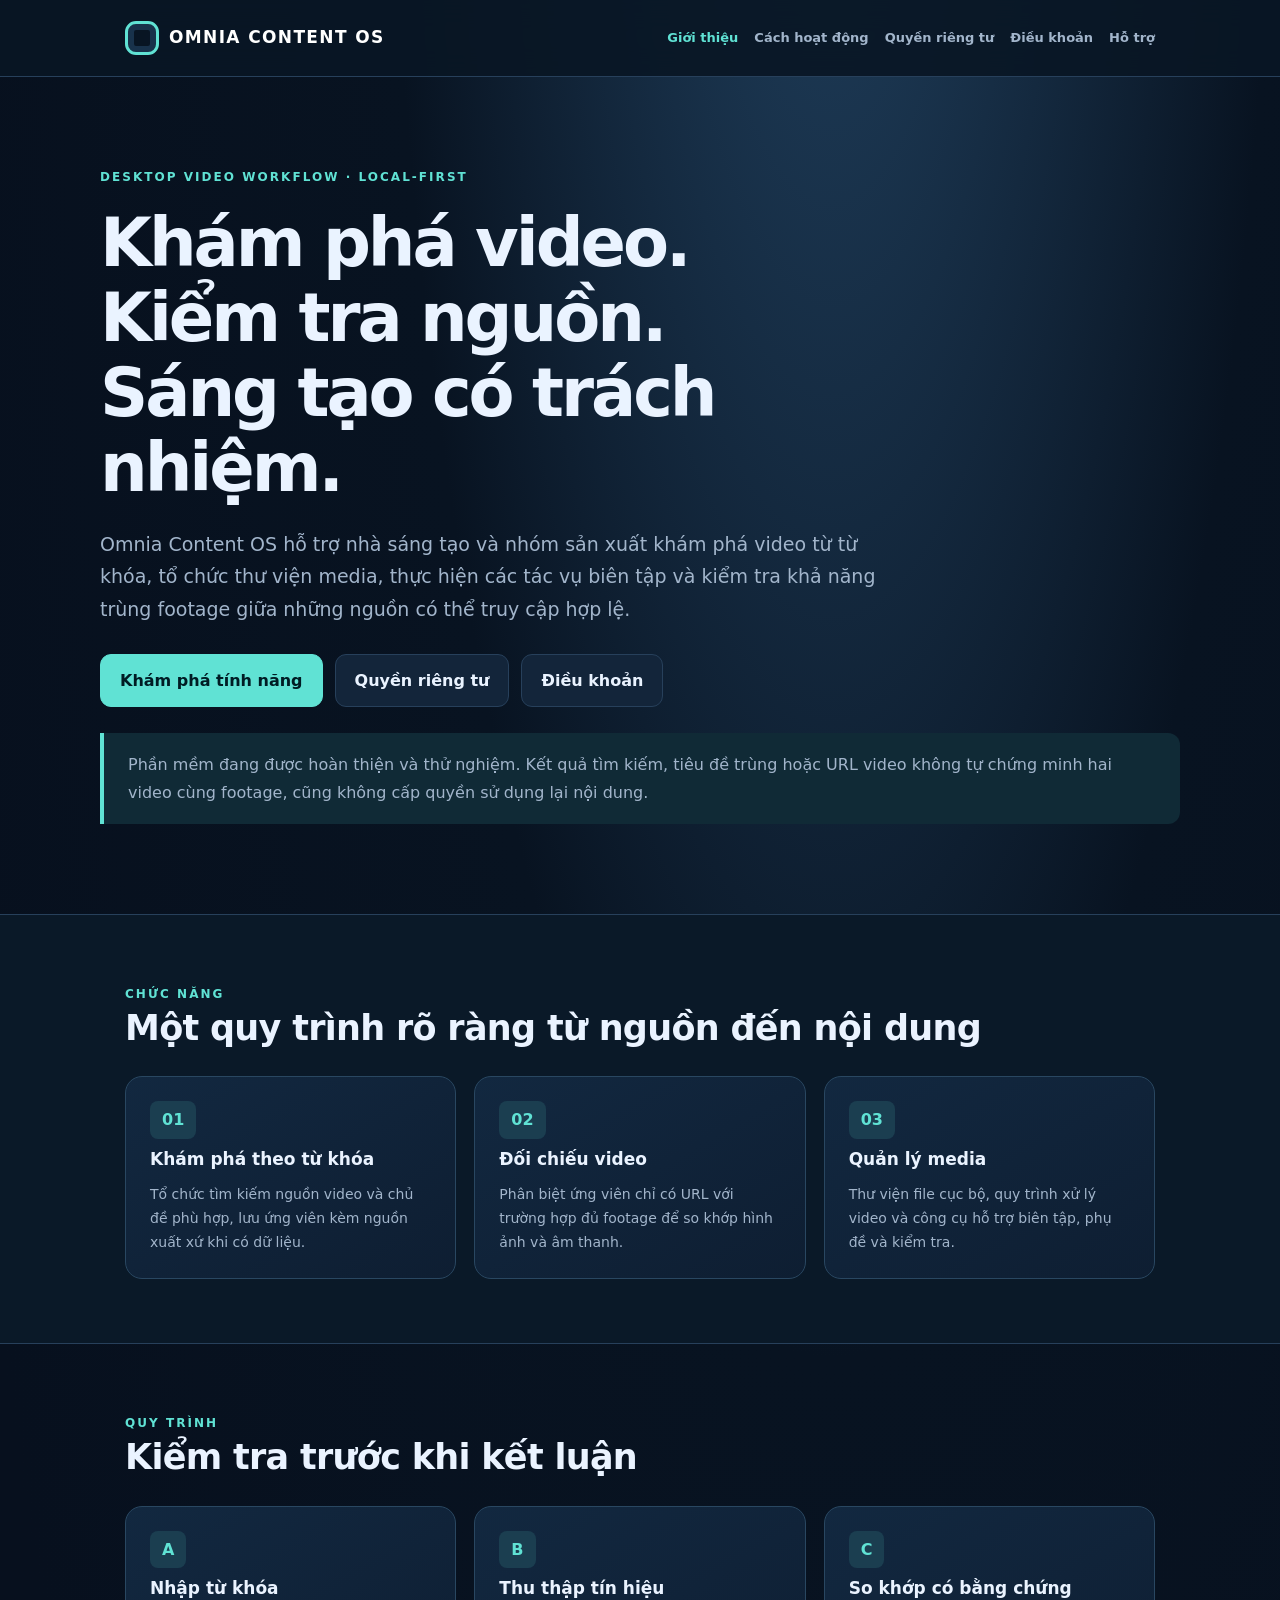
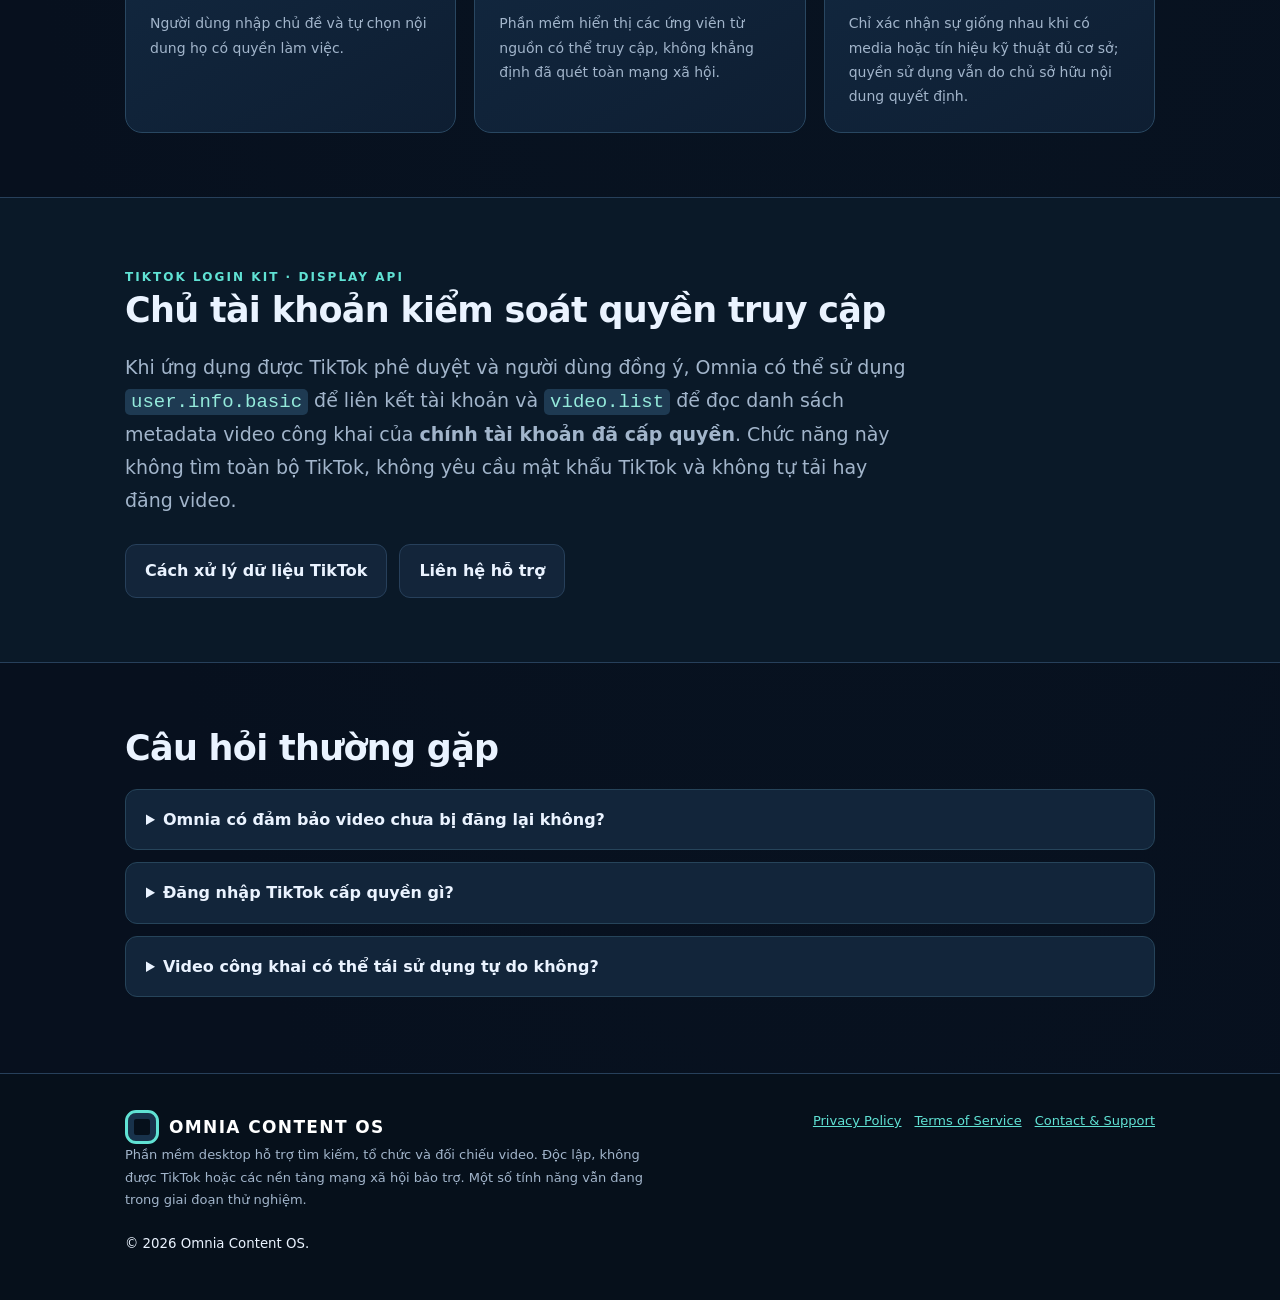
<file: index.html>
<!DOCTYPE html><html lang="vi"><head><meta charset="utf-8"><meta name="viewport" content="width=device-width,initial-scale=1"><meta name="description" content="Website giới thiệu chính thức Omnia Content OS — ứng dụng desktop khám phá video theo từ khóa, tổ chức media và đối chiếu footage có kiểm chứng."><meta name="theme-color" content="#07101e"><link rel="icon" type="image/svg+xml" href="favicon.svg"><link rel="stylesheet" href="styles.css"><title>Khám phá và đối chiếu video | Omnia Content OS</title></head><body><header class="nav"><div class="wrap nav-inner"><a class="brand" href="index.html"><span class="logo" aria-hidden="true"></span>OMNIA CONTENT OS</a><nav class="links" aria-label="Điều hướng"><a href="index.html" aria-current=page>Giới thiệu</a><a href="index.html#how">Cách hoạt động</a><a href="privacy.html" >Quyền riêng tư</a><a href="terms.html" >Điều khoản</a><a href="support.html" >Hỗ trợ</a></nav></div></header><main><div class="wrap hero"><span class="eyebrow">Desktop video workflow · Local-first</span><h1>Khám phá video.<br>Kiểm tra nguồn.<br>Sáng tạo có trách nhiệm.</h1><p class="lead">Omnia Content OS hỗ trợ nhà sáng tạo và nhóm sản xuất khám phá video từ từ khóa, tổ chức thư viện media, thực hiện các tác vụ biên tập và kiểm tra khả năng trùng footage giữa những nguồn có thể truy cập hợp lệ.</p><div class="btns"><a class="btn primary" href="#features">Khám phá tính năng</a><a class="btn" href="privacy.html">Quyền riêng tư</a><a class="btn" href="terms.html">Điều khoản</a></div><div class="notice"><p>Phần mềm đang được hoàn thiện và thử nghiệm. Kết quả tìm kiếm, tiêu đề trùng hoặc URL video không tự chứng minh hai video cùng footage, cũng không cấp quyền sử dụng lại nội dung.</p></div></div><section id="features" class="section alt"><div class="wrap"><span class="eyebrow">Chức năng</span><h2>Một quy trình rõ ràng từ nguồn đến nội dung</h2><div class="grid"><div class="tile"><span class="mark">01</span><strong>Khám phá theo từ khóa</strong><p>Tổ chức tìm kiếm nguồn video và chủ đề phù hợp, lưu ứng viên kèm nguồn xuất xứ khi có dữ liệu.</p></div><div class="tile"><span class="mark">02</span><strong>Đối chiếu video</strong><p>Phân biệt ứng viên chỉ có URL với trường hợp đủ footage để so khớp hình ảnh và âm thanh.</p></div><div class="tile"><span class="mark">03</span><strong>Quản lý media</strong><p>Thư viện file cục bộ, quy trình xử lý video và công cụ hỗ trợ biên tập, phụ đề và kiểm tra.</p></div></div></div></section><section id="how" class="section"><div class="wrap"><span class="eyebrow">Quy trình</span><h2>Kiểm tra trước khi kết luận</h2><div class="grid"><div class="tile"><span class="mark">A</span><strong>Nhập từ khóa</strong><p>Người dùng nhập chủ đề và tự chọn nội dung họ có quyền làm việc.</p></div><div class="tile"><span class="mark">B</span><strong>Thu thập tín hiệu</strong><p>Phần mềm hiển thị các ứng viên từ nguồn có thể truy cập, không khẳng định đã quét toàn mạng xã hội.</p></div><div class="tile"><span class="mark">C</span><strong>So khớp có bằng chứng</strong><p>Chỉ xác nhận sự giống nhau khi có media hoặc tín hiệu kỹ thuật đủ cơ sở; quyền sử dụng vẫn do chủ sở hữu nội dung quyết định.</p></div></div></div></section><section class="section alt" id="tiktok"><div class="wrap"><span class="eyebrow">TikTok Login Kit · Display API</span><h2>Chủ tài khoản kiểm soát quyền truy cập</h2><p class="lead">Khi ứng dụng được TikTok phê duyệt và người dùng đồng ý, Omnia có thể sử dụng <code>user.info.basic</code> để liên kết tài khoản và <code>video.list</code> để đọc danh sách metadata video công khai của <strong>chính tài khoản đã cấp quyền</strong>. Chức năng này không tìm toàn bộ TikTok, không yêu cầu mật khẩu TikTok và không tự tải hay đăng video.</p><div class="btns"><a class="btn" href="privacy.html#tiktok">Cách xử lý dữ liệu TikTok</a><a class="btn" href="support.html">Liên hệ hỗ trợ</a></div></div></section><section class="section"><div class="wrap"><h2>Câu hỏi thường gặp</h2><details><summary>Omnia có đảm bảo video chưa bị đăng lại không?</summary><p>Không. Khi dữ liệu nền tảng bị hạn chế hoặc không có footage đối chứng, trạng thái phải là chưa xác minh; Omnia không đảm bảo phát hiện mọi bản đăng lại.</p></details><details><summary>Đăng nhập TikTok cấp quyền gì?</summary><p>Quyền được nêu rõ tại màn hình TikTok; nhánh chỉ đọc dành cho xem metadata video công khai của tài khoản đồng ý, không cấp quyền phát hành video.</p></details><details><summary>Video công khai có thể tái sử dụng tự do không?</summary><p>Không. Người dùng phải tự xác minh quyền sở hữu, giấy phép và các quy định của nền tảng trước khi phân tích, chỉnh sửa hoặc xuất bản.</p></details></div></section></main><footer class="footer"><div class="wrap footerinner"><div><a class="brand" href="index.html"><span class="logo"></span>OMNIA CONTENT OS</a><p>Phần mềm desktop hỗ trợ tìm kiếm, tổ chức và đối chiếu video. Độc lập, không được TikTok hoặc các nền tảng mạng xã hội bảo trợ. Một số tính năng vẫn đang trong giai đoạn thử nghiệm.</p><small>© 2026 Omnia Content OS.</small></div><div class="footlinks"><a href="privacy.html">Privacy Policy</a><a href="terms.html">Terms of Service</a><a href="support.html">Contact & Support</a></div></div></footer></body></html>
</file>
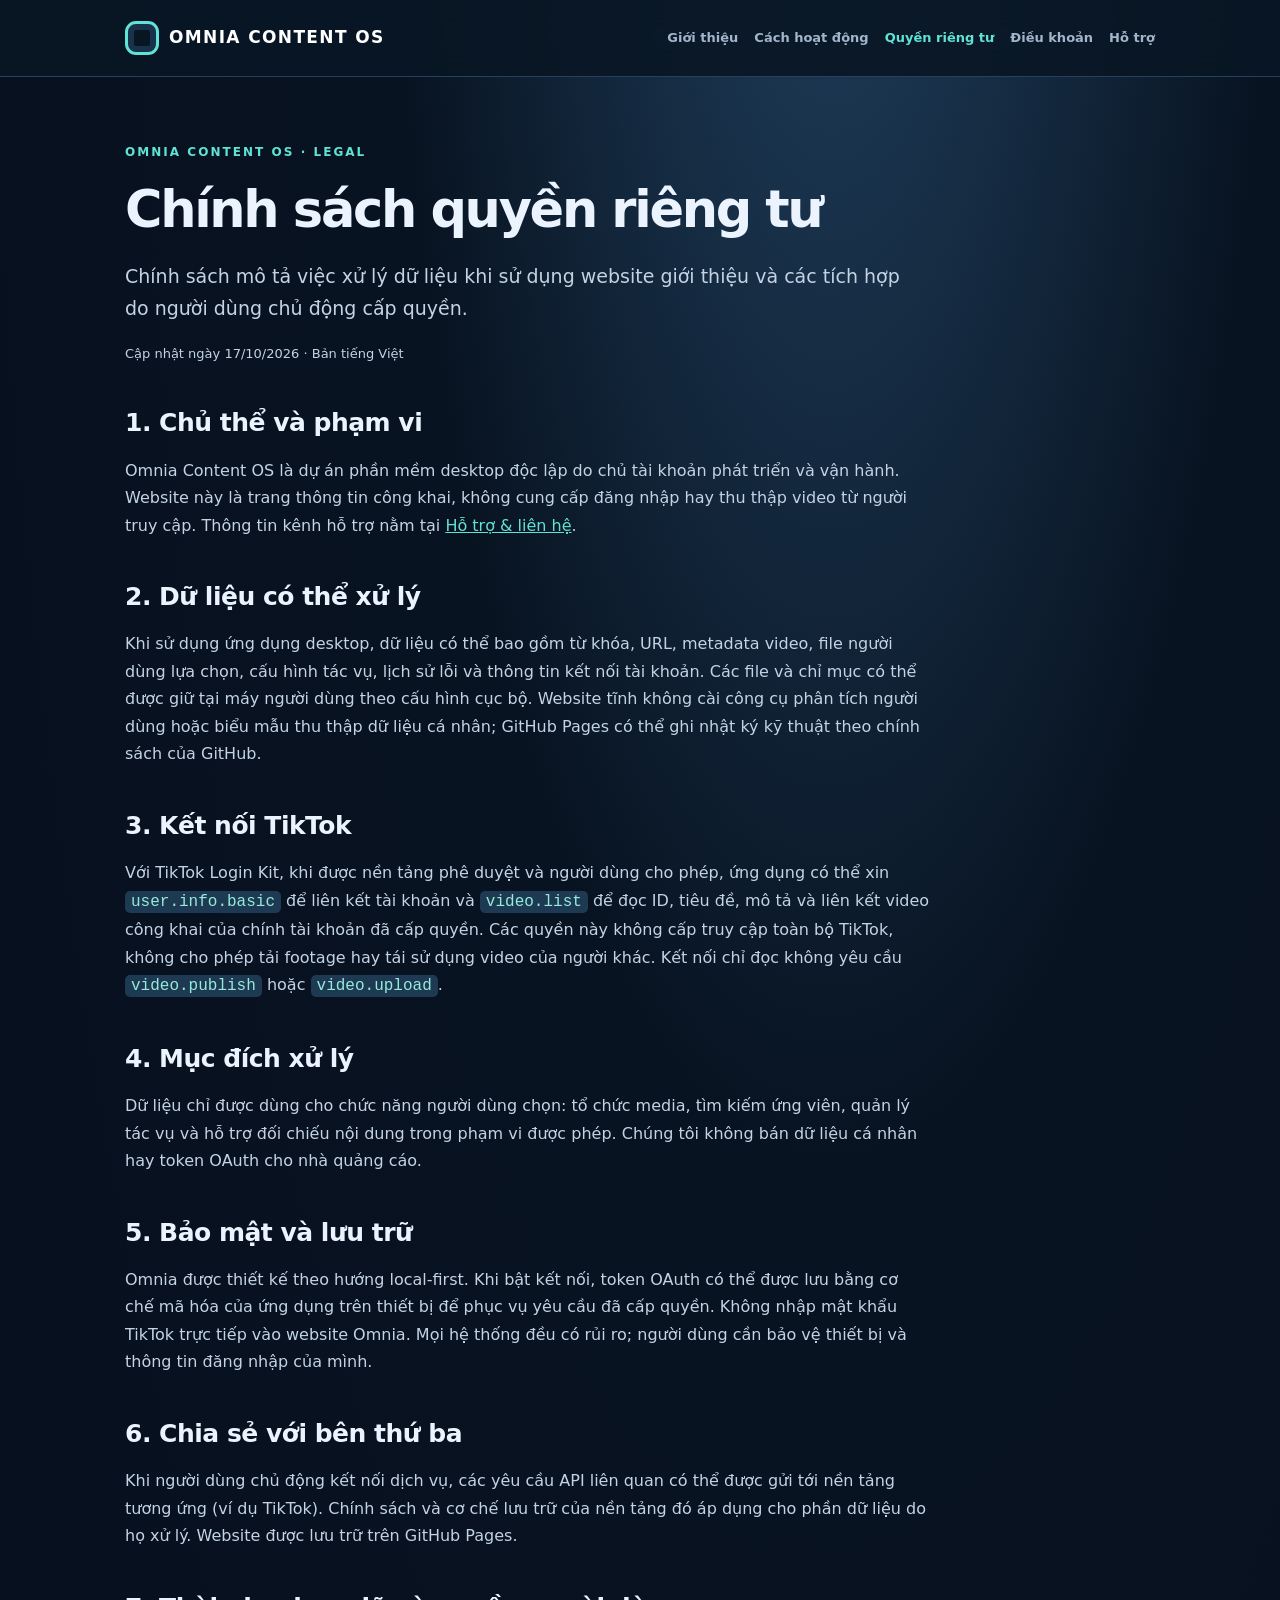
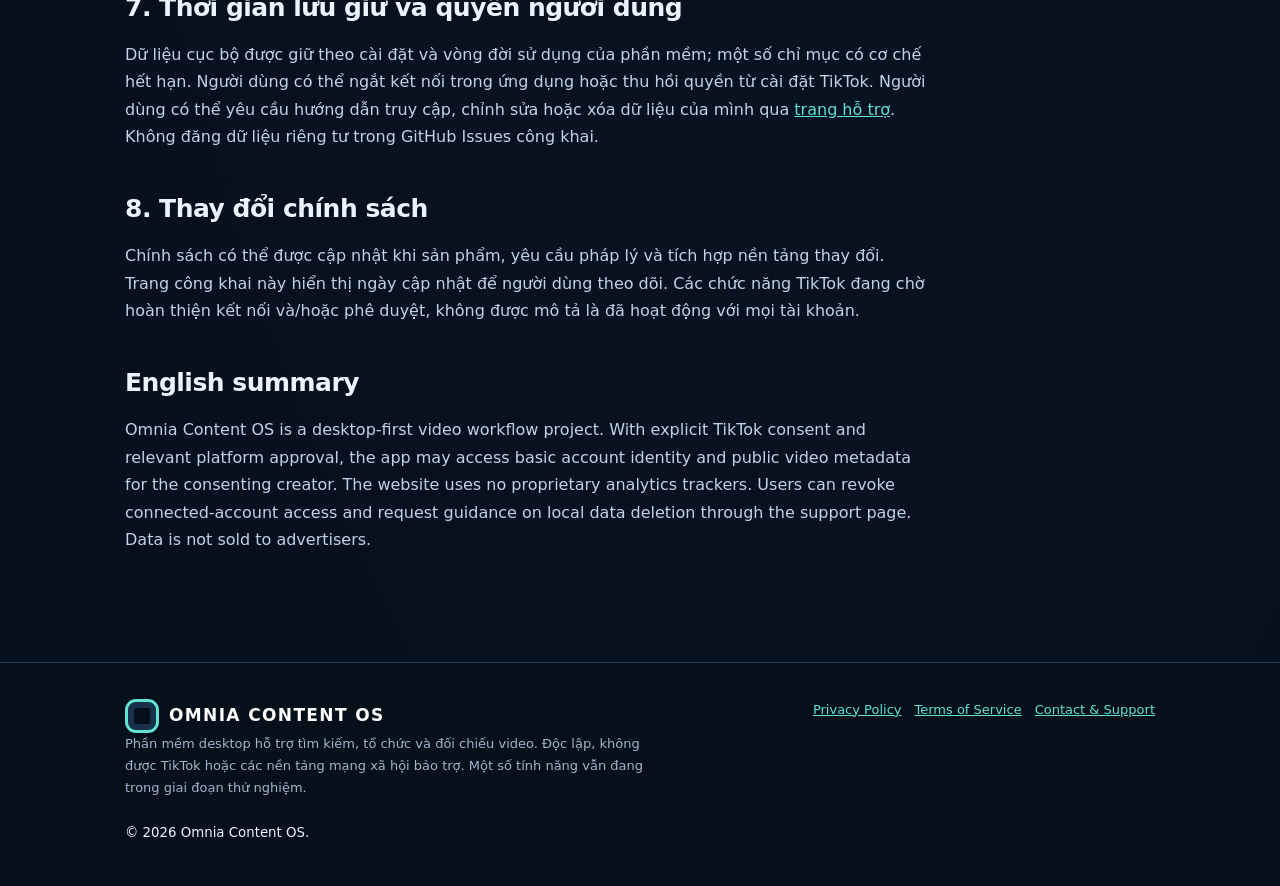
<file: privacy.html>
<!DOCTYPE html><html lang="vi"><head><meta charset="utf-8"><meta name="viewport" content="width=device-width,initial-scale=1"><meta name="description" content="Thông tin chính thức của Omnia Content OS về chính sách quyền riêng tư"><meta name="theme-color" content="#07101e"><link rel="icon" type="image/svg+xml" href="favicon.svg"><link rel="stylesheet" href="styles.css"><title>Chính sách quyền riêng tư | Omnia Content OS</title></head><body><header class="nav"><div class="wrap nav-inner"><a class="brand" href="index.html"><span class="logo" aria-hidden="true"></span>OMNIA CONTENT OS</a><nav class="links" aria-label="Điều hướng"><a href="index.html" >Giới thiệu</a><a href="index.html#how">Cách hoạt động</a><a href="privacy.html" aria-current=page>Quyền riêng tư</a><a href="terms.html" >Điều khoản</a><a href="support.html" >Hỗ trợ</a></nav></div></header><main class="legal"><div class="wrap"><article><span class="eyebrow">Omnia Content OS · Legal</span><h1>Chính sách quyền riêng tư</h1><p class="lead">Chính sách mô tả việc xử lý dữ liệu khi sử dụng website giới thiệu và các tích hợp do người dùng chủ động cấp quyền.</p><p class="meta">Cập nhật ngày 17/10/2026 · Bản tiếng Việt</p><section><h2>1. Chủ thể và phạm vi</h2><p>Omnia Content OS là dự án phần mềm desktop độc lập do chủ tài khoản phát triển và vận hành. Website này là trang thông tin công khai, không cung cấp đăng nhập hay thu thập video từ người truy cập. Thông tin kênh hỗ trợ nằm tại <a href='support.html'>Hỗ trợ &amp; liên hệ</a>.</p></section><section><h2>2. Dữ liệu có thể xử lý</h2><p>Khi sử dụng ứng dụng desktop, dữ liệu có thể bao gồm từ khóa, URL, metadata video, file người dùng lựa chọn, cấu hình tác vụ, lịch sử lỗi và thông tin kết nối tài khoản. Các file và chỉ mục có thể được giữ tại máy người dùng theo cấu hình cục bộ. Website tĩnh không cài công cụ phân tích người dùng hoặc biểu mẫu thu thập dữ liệu cá nhân; GitHub Pages có thể ghi nhật ký kỹ thuật theo chính sách của GitHub.</p></section><section><h2>3. Kết nối TikTok</h2><p id='tiktok'>Với TikTok Login Kit, khi được nền tảng phê duyệt và người dùng cho phép, ứng dụng có thể xin <code>user.info.basic</code> để liên kết tài khoản và <code>video.list</code> để đọc ID, tiêu đề, mô tả và liên kết video công khai của chính tài khoản đã cấp quyền. Các quyền này không cấp truy cập toàn bộ TikTok, không cho phép tải footage hay tái sử dụng video của người khác. Kết nối chỉ đọc không yêu cầu <code>video.publish</code> hoặc <code>video.upload</code>.</p></section><section><h2>4. Mục đích xử lý</h2><p>Dữ liệu chỉ được dùng cho chức năng người dùng chọn: tổ chức media, tìm kiếm ứng viên, quản lý tác vụ và hỗ trợ đối chiếu nội dung trong phạm vi được phép. Chúng tôi không bán dữ liệu cá nhân hay token OAuth cho nhà quảng cáo.</p></section><section><h2>5. Bảo mật và lưu trữ</h2><p>Omnia được thiết kế theo hướng local-first. Khi bật kết nối, token OAuth có thể được lưu bằng cơ chế mã hóa của ứng dụng trên thiết bị để phục vụ yêu cầu đã cấp quyền. Không nhập mật khẩu TikTok trực tiếp vào website Omnia. Mọi hệ thống đều có rủi ro; người dùng cần bảo vệ thiết bị và thông tin đăng nhập của mình.</p></section><section><h2>6. Chia sẻ với bên thứ ba</h2><p>Khi người dùng chủ động kết nối dịch vụ, các yêu cầu API liên quan có thể được gửi tới nền tảng tương ứng (ví dụ TikTok). Chính sách và cơ chế lưu trữ của nền tảng đó áp dụng cho phần dữ liệu do họ xử lý. Website được lưu trữ trên GitHub Pages.</p></section><section><h2>7. Thời gian lưu giữ và quyền người dùng</h2><p>Dữ liệu cục bộ được giữ theo cài đặt và vòng đời sử dụng của phần mềm; một số chỉ mục có cơ chế hết hạn. Người dùng có thể ngắt kết nối trong ứng dụng hoặc thu hồi quyền từ cài đặt TikTok. Người dùng có thể yêu cầu hướng dẫn truy cập, chỉnh sửa hoặc xóa dữ liệu của mình qua <a href='support.html'>trang hỗ trợ</a>. Không đăng dữ liệu riêng tư trong GitHub Issues công khai.</p></section><section><h2>8. Thay đổi chính sách</h2><p>Chính sách có thể được cập nhật khi sản phẩm, yêu cầu pháp lý và tích hợp nền tảng thay đổi. Trang công khai này hiển thị ngày cập nhật để người dùng theo dõi. Các chức năng TikTok đang chờ hoàn thiện kết nối và/hoặc phê duyệt, không được mô tả là đã hoạt động với mọi tài khoản.</p></section><section lang="en"><h2>English summary</h2><p>Omnia Content OS is a desktop-first video workflow project. With explicit TikTok consent and relevant platform approval, the app may access basic account identity and public video metadata for the consenting creator. The website uses no proprietary analytics trackers. Users can revoke connected-account access and request guidance on local data deletion through the support page. Data is not sold to advertisers.</p></section></article></div></main><footer class="footer"><div class="wrap footerinner"><div><a class="brand" href="index.html"><span class="logo"></span>OMNIA CONTENT OS</a><p>Phần mềm desktop hỗ trợ tìm kiếm, tổ chức và đối chiếu video. Độc lập, không được TikTok hoặc các nền tảng mạng xã hội bảo trợ. Một số tính năng vẫn đang trong giai đoạn thử nghiệm.</p><small>© 2026 Omnia Content OS.</small></div><div class="footlinks"><a href="privacy.html">Privacy Policy</a><a href="terms.html">Terms of Service</a><a href="support.html">Contact & Support</a></div></div></footer></body></html>
</file>
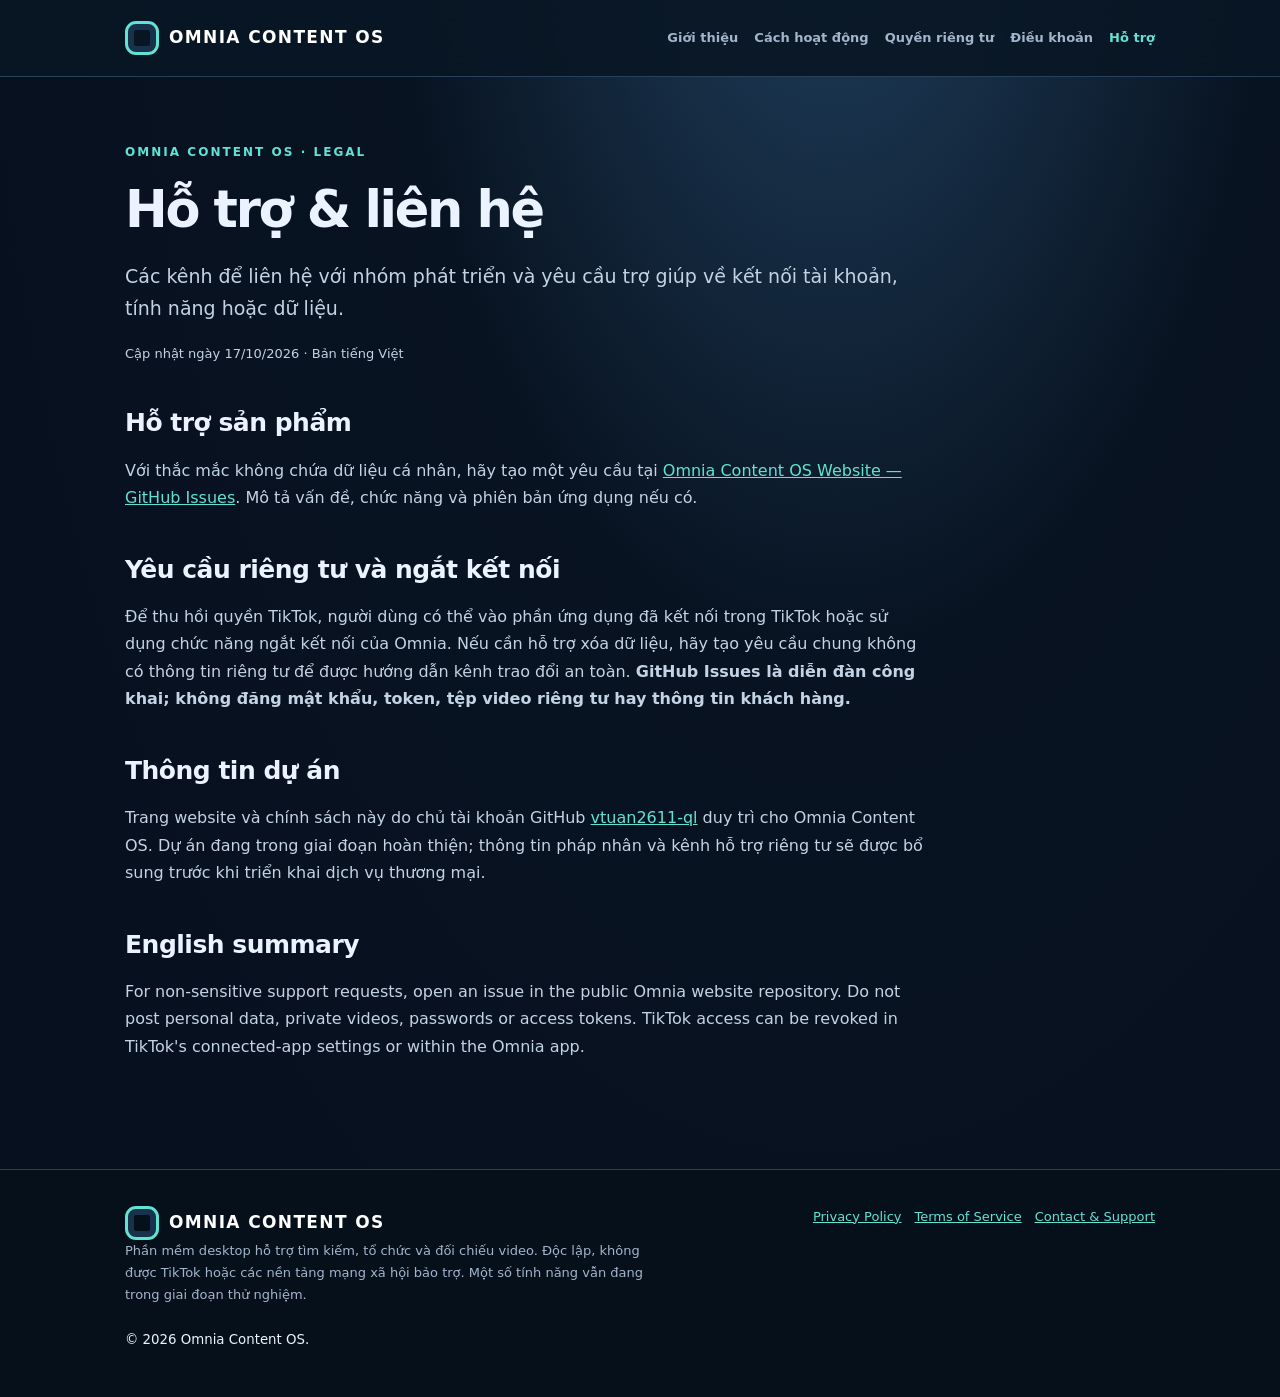
<file: support.html>
<!DOCTYPE html><html lang="vi"><head><meta charset="utf-8"><meta name="viewport" content="width=device-width,initial-scale=1"><meta name="description" content="Thông tin chính thức của Omnia Content OS về hỗ trợ & liên hệ"><meta name="theme-color" content="#07101e"><link rel="icon" type="image/svg+xml" href="favicon.svg"><link rel="stylesheet" href="styles.css"><title>Hỗ trợ & liên hệ | Omnia Content OS</title></head><body><header class="nav"><div class="wrap nav-inner"><a class="brand" href="index.html"><span class="logo" aria-hidden="true"></span>OMNIA CONTENT OS</a><nav class="links" aria-label="Điều hướng"><a href="index.html" >Giới thiệu</a><a href="index.html#how">Cách hoạt động</a><a href="privacy.html" >Quyền riêng tư</a><a href="terms.html" >Điều khoản</a><a href="support.html" aria-current=page>Hỗ trợ</a></nav></div></header><main class="legal"><div class="wrap"><article><span class="eyebrow">Omnia Content OS · Legal</span><h1>Hỗ trợ & liên hệ</h1><p class="lead">Các kênh để liên hệ với nhóm phát triển và yêu cầu trợ giúp về kết nối tài khoản, tính năng hoặc dữ liệu.</p><p class="meta">Cập nhật ngày 17/10/2026 · Bản tiếng Việt</p><section><h2>Hỗ trợ sản phẩm</h2><p>Với thắc mắc không chứa dữ liệu cá nhân, hãy tạo một yêu cầu tại <a href='https://github.com/vtuan2611-ql/omnia-content-os-site/issues' rel='noopener noreferrer'>Omnia Content OS Website — GitHub Issues</a>. Mô tả vấn đề, chức năng và phiên bản ứng dụng nếu có.</p></section><section><h2>Yêu cầu riêng tư và ngắt kết nối</h2><p>Để thu hồi quyền TikTok, người dùng có thể vào phần ứng dụng đã kết nối trong TikTok hoặc sử dụng chức năng ngắt kết nối của Omnia. Nếu cần hỗ trợ xóa dữ liệu, hãy tạo yêu cầu chung không có thông tin riêng tư để được hướng dẫn kênh trao đổi an toàn. <strong>GitHub Issues là diễn đàn công khai; không đăng mật khẩu, token, tệp video riêng tư hay thông tin khách hàng.</strong></p></section><section><h2>Thông tin dự án</h2><p>Trang website và chính sách này do chủ tài khoản GitHub <a href='https://github.com/vtuan2611-ql' rel='noopener noreferrer'>vtuan2611-ql</a> duy trì cho Omnia Content OS. Dự án đang trong giai đoạn hoàn thiện; thông tin pháp nhân và kênh hỗ trợ riêng tư sẽ được bổ sung trước khi triển khai dịch vụ thương mại.</p></section><section lang="en"><h2>English summary</h2><p>For non-sensitive support requests, open an issue in the public Omnia website repository. Do not post personal data, private videos, passwords or access tokens. TikTok access can be revoked in TikTok's connected-app settings or within the Omnia app.</p></section></article></div></main><footer class="footer"><div class="wrap footerinner"><div><a class="brand" href="index.html"><span class="logo"></span>OMNIA CONTENT OS</a><p>Phần mềm desktop hỗ trợ tìm kiếm, tổ chức và đối chiếu video. Độc lập, không được TikTok hoặc các nền tảng mạng xã hội bảo trợ. Một số tính năng vẫn đang trong giai đoạn thử nghiệm.</p><small>© 2026 Omnia Content OS.</small></div><div class="footlinks"><a href="privacy.html">Privacy Policy</a><a href="terms.html">Terms of Service</a><a href="support.html">Contact & Support</a></div></div></footer></body></html>
</file>
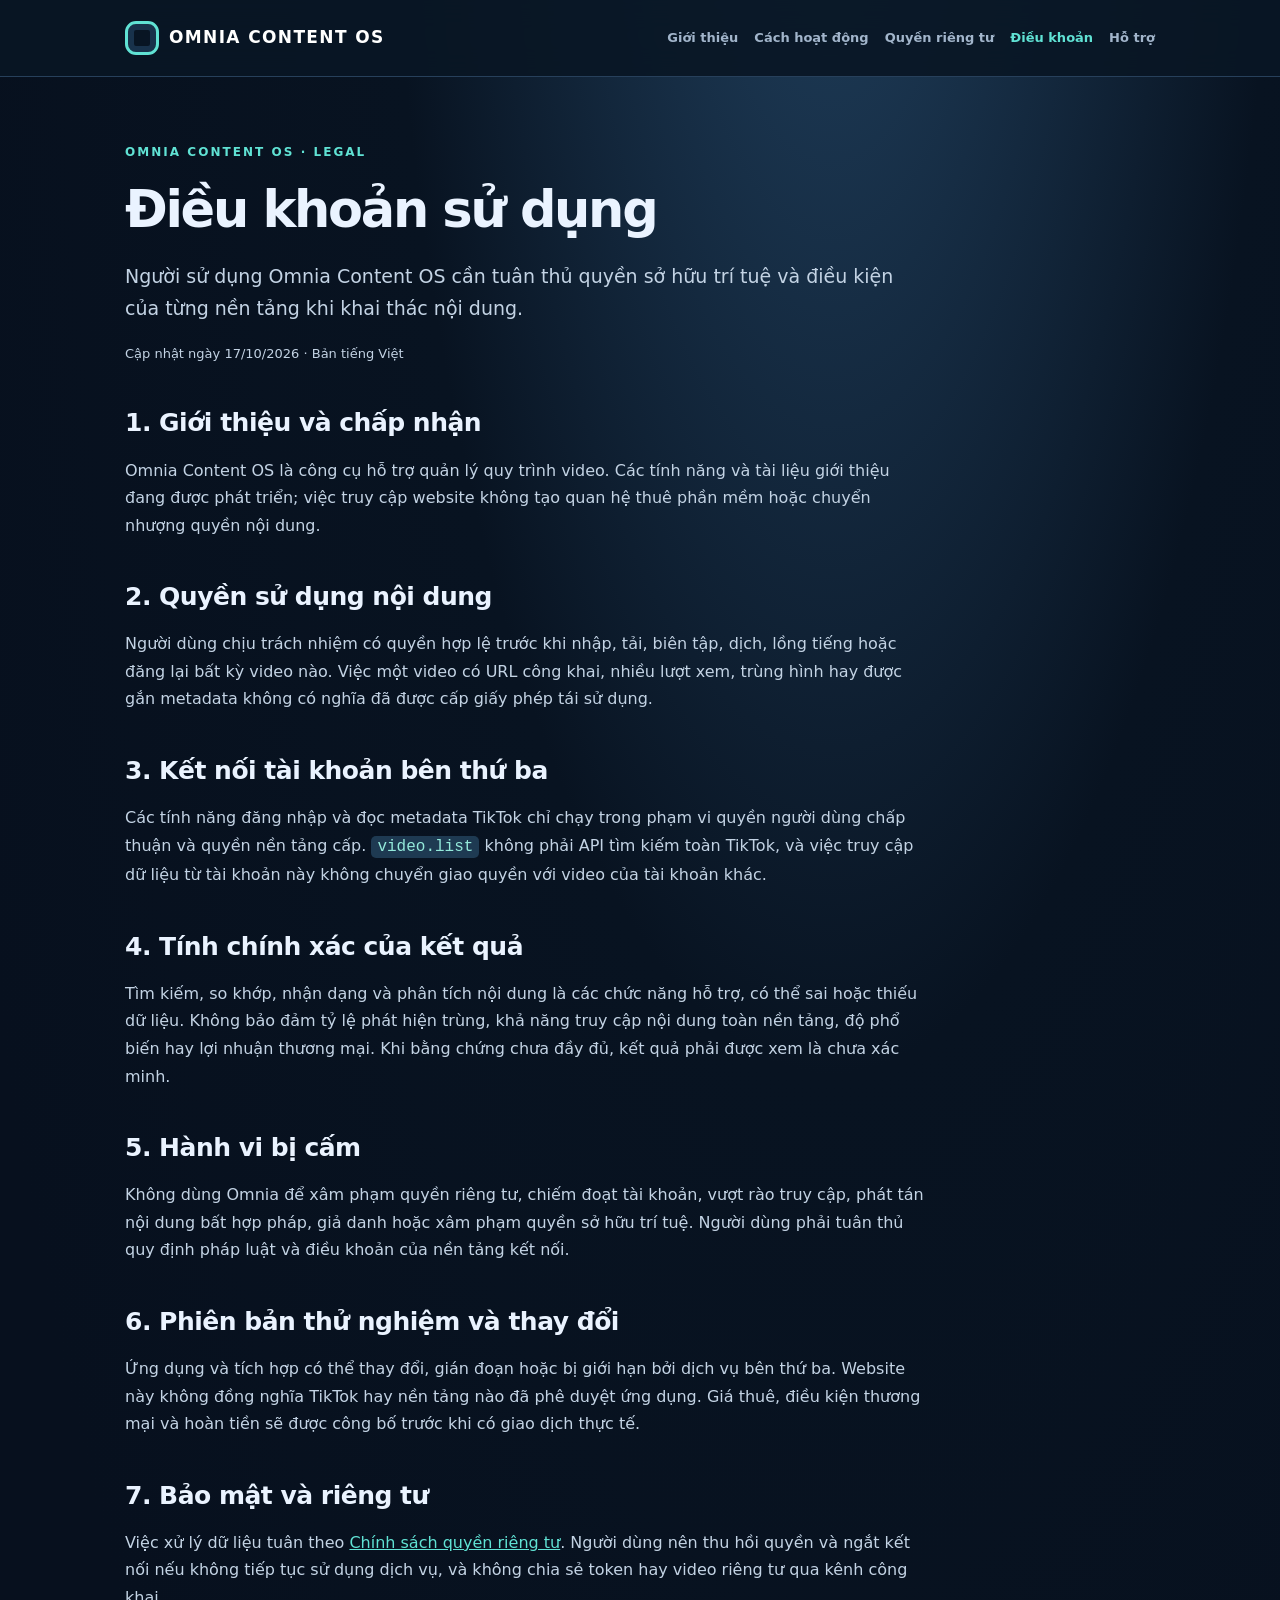
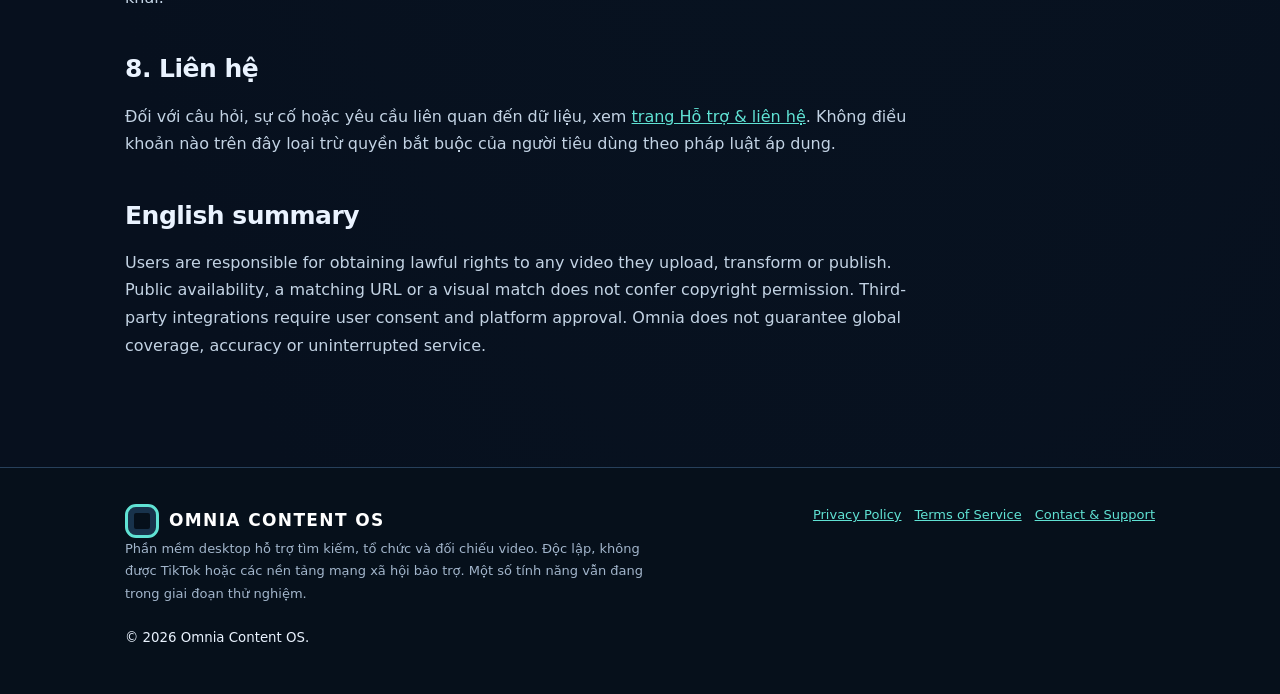
<file: terms.html>
<!DOCTYPE html><html lang="vi"><head><meta charset="utf-8"><meta name="viewport" content="width=device-width,initial-scale=1"><meta name="description" content="Thông tin chính thức của Omnia Content OS về điều khoản sử dụng"><meta name="theme-color" content="#07101e"><link rel="icon" type="image/svg+xml" href="favicon.svg"><link rel="stylesheet" href="styles.css"><title>Điều khoản sử dụng | Omnia Content OS</title></head><body><header class="nav"><div class="wrap nav-inner"><a class="brand" href="index.html"><span class="logo" aria-hidden="true"></span>OMNIA CONTENT OS</a><nav class="links" aria-label="Điều hướng"><a href="index.html" >Giới thiệu</a><a href="index.html#how">Cách hoạt động</a><a href="privacy.html" >Quyền riêng tư</a><a href="terms.html" aria-current=page>Điều khoản</a><a href="support.html" >Hỗ trợ</a></nav></div></header><main class="legal"><div class="wrap"><article><span class="eyebrow">Omnia Content OS · Legal</span><h1>Điều khoản sử dụng</h1><p class="lead">Người sử dụng Omnia Content OS cần tuân thủ quyền sở hữu trí tuệ và điều kiện của từng nền tảng khi khai thác nội dung.</p><p class="meta">Cập nhật ngày 17/10/2026 · Bản tiếng Việt</p><section><h2>1. Giới thiệu và chấp nhận</h2><p>Omnia Content OS là công cụ hỗ trợ quản lý quy trình video. Các tính năng và tài liệu giới thiệu đang được phát triển; việc truy cập website không tạo quan hệ thuê phần mềm hoặc chuyển nhượng quyền nội dung.</p></section><section><h2>2. Quyền sử dụng nội dung</h2><p id='content-rights'>Người dùng chịu trách nhiệm có quyền hợp lệ trước khi nhập, tải, biên tập, dịch, lồng tiếng hoặc đăng lại bất kỳ video nào. Việc một video có URL công khai, nhiều lượt xem, trùng hình hay được gắn metadata không có nghĩa đã được cấp giấy phép tái sử dụng.</p></section><section><h2>3. Kết nối tài khoản bên thứ ba</h2><p>Các tính năng đăng nhập và đọc metadata TikTok chỉ chạy trong phạm vi quyền người dùng chấp thuận và quyền nền tảng cấp. <code>video.list</code> không phải API tìm kiếm toàn TikTok, và việc truy cập dữ liệu từ tài khoản này không chuyển giao quyền với video của tài khoản khác.</p></section><section><h2>4. Tính chính xác của kết quả</h2><p>Tìm kiếm, so khớp, nhận dạng và phân tích nội dung là các chức năng hỗ trợ, có thể sai hoặc thiếu dữ liệu. Không bảo đảm tỷ lệ phát hiện trùng, khả năng truy cập nội dung toàn nền tảng, độ phổ biến hay lợi nhuận thương mại. Khi bằng chứng chưa đầy đủ, kết quả phải được xem là chưa xác minh.</p></section><section><h2>5. Hành vi bị cấm</h2><p>Không dùng Omnia để xâm phạm quyền riêng tư, chiếm đoạt tài khoản, vượt rào truy cập, phát tán nội dung bất hợp pháp, giả danh hoặc xâm phạm quyền sở hữu trí tuệ. Người dùng phải tuân thủ quy định pháp luật và điều khoản của nền tảng kết nối.</p></section><section><h2>6. Phiên bản thử nghiệm và thay đổi</h2><p>Ứng dụng và tích hợp có thể thay đổi, gián đoạn hoặc bị giới hạn bởi dịch vụ bên thứ ba. Website này không đồng nghĩa TikTok hay nền tảng nào đã phê duyệt ứng dụng. Giá thuê, điều kiện thương mại và hoàn tiền sẽ được công bố trước khi có giao dịch thực tế.</p></section><section><h2>7. Bảo mật và riêng tư</h2><p>Việc xử lý dữ liệu tuân theo <a href='privacy.html'>Chính sách quyền riêng tư</a>. Người dùng nên thu hồi quyền và ngắt kết nối nếu không tiếp tục sử dụng dịch vụ, và không chia sẻ token hay video riêng tư qua kênh công khai.</p></section><section><h2>8. Liên hệ</h2><p>Đối với câu hỏi, sự cố hoặc yêu cầu liên quan đến dữ liệu, xem <a href='support.html'>trang Hỗ trợ &amp; liên hệ</a>. Không điều khoản nào trên đây loại trừ quyền bắt buộc của người tiêu dùng theo pháp luật áp dụng.</p></section><section lang="en"><h2>English summary</h2><p>Users are responsible for obtaining lawful rights to any video they upload, transform or publish. Public availability, a matching URL or a visual match does not confer copyright permission. Third-party integrations require user consent and platform approval. Omnia does not guarantee global coverage, accuracy or uninterrupted service.</p></section></article></div></main><footer class="footer"><div class="wrap footerinner"><div><a class="brand" href="index.html"><span class="logo"></span>OMNIA CONTENT OS</a><p>Phần mềm desktop hỗ trợ tìm kiếm, tổ chức và đối chiếu video. Độc lập, không được TikTok hoặc các nền tảng mạng xã hội bảo trợ. Một số tính năng vẫn đang trong giai đoạn thử nghiệm.</p><small>© 2026 Omnia Content OS.</small></div><div class="footlinks"><a href="privacy.html">Privacy Policy</a><a href="terms.html">Terms of Service</a><a href="support.html">Contact & Support</a></div></div></footer></body></html>
</file>
<file: styles.css>
:root{color-scheme:dark;--bg:#07101e;--panel:#101d31;--ink:#eaf3ff;--muted:#a2b5cb;--line:#27405b;--aqua:#60e2d4;--blue:#82aaff}*{box-sizing:border-box}html{scroll-behavior:smooth}body{margin:0;font:16px/1.72 system-ui,-apple-system,Segoe UI,Roboto,sans-serif;color:var(--ink);background:radial-gradient(ellipse at 65% -15%,#224362 0,#081321 38%,var(--bg) 80%)}a{color:var(--aqua)}a:hover{text-decoration:underline}.wrap{max-width:1080px;margin:0 auto;padding:0 25px}.nav{background:#091725e8;border-bottom:1px solid var(--line);position:sticky;top:0;z-index:9;backdrop-filter:blur(14px)}.nav-inner{display:flex;align-items:center;justify-content:space-between;gap:16px;min-height:76px}.brand{font-size:17px;font-weight:800;letter-spacing:.08em;color:#fff;text-decoration:none;display:flex;gap:10px;align-items:center}.logo{width:34px;height:34px;border-radius:11px;border:3px solid var(--aqua);box-shadow:inset 0 0 0 6px #18324b}.links{display:flex;flex-wrap:wrap;justify-content:flex-end;gap:16px}.links a{font-size:13px;font-weight:600;color:var(--muted);text-decoration:none}.links a[aria-current=page],.links a:hover{color:var(--aqua)}.hero{padding:85px 0 90px}.eyebrow{font-size:12px;font-weight:800;letter-spacing:.17em;text-transform:uppercase;color:var(--aqua)}h1{font-size:clamp(38px,6vw,67px);line-height:1.12;letter-spacing:-.045em;margin:16px 0 22px;max-width:850px}h2{font-size:clamp(24px,3vw,35px);line-height:1.25;margin:0 0 18px;letter-spacing:-.02em}h3{margin:0 0 8px}p{margin:0 0 18px;color:var(--muted)}.lead{font-size:19px;max-width:790px}.btns{display:flex;gap:12px;flex-wrap:wrap;margin-top:28px}.btn{display:inline-block;border-radius:11px;padding:12px 19px;border:1px solid var(--line);color:var(--ink);text-decoration:none;font-weight:700;background:#13253a}.btn.primary{color:#001c24;background:var(--aqua);border-color:var(--aqua)}.btn:hover{filter:brightness(1.08);text-decoration:none}.section{padding:64px 0;border-top:1px solid var(--line)}.alt{background:#0a1928}.grid{display:grid;grid-template-columns:repeat(3,minmax(0,1fr));gap:18px;margin-top:26px}.tile{background:linear-gradient(150deg,#122840,#0e1e32);border:1px solid #294761;border-radius:17px;padding:24px}.tile strong{display:block;font-size:17px;margin:6px 0 8px}.tile p{font-size:14px;margin:0}.mark{display:inline-block;font-weight:900;color:var(--aqua);background:#1b3e50;padding:5px 12px;border-radius:8px}.notice{border-left:4px solid var(--aqua);padding:18px 24px;background:#102a36;border-radius:0 12px 12px 0;margin-top:26px}.notice p{margin:0}.legal{padding:60px 0 90px}.legal article{max-width:805px}.legal h1{font-size:clamp(34px,5vw,51px)}.legal h2{font-size:25px;margin-top:42px}.legal p,.legal li{color:#c3d3e4}.legal li{margin:9px 0}.legal ul{padding-left:26px}.meta{color:var(--aqua);font-size:13px}.footer{padding:36px 0 45px;background:#06101b;border-top:1px solid var(--line)}.footerinner{display:flex;gap:25px;justify-content:space-between;flex-wrap:wrap}.footer p{font-size:13px;max-width:550px}.footlinks{display:flex;flex-wrap:wrap;gap:13px}.footlinks a{font-size:13px}code{background:#1e3a52;padding:2px 6px;border-radius:5px;color:#94eadb}details{background:#12253a;border:1px solid #26445a;padding:16px 20px;border-radius:12px;margin:12px 0}summary{cursor:pointer;font-weight:700}details p{margin:14px 0 0}.pill{display:inline-block;padding:5px 11px;border:1px solid #2f6775;border-radius:100px;font-size:12px;color:var(--aqua)}@media(max-width:750px){.nav-inner{align-items:flex-start;padding-top:12px;padding-bottom:14px;flex-direction:column}.links{justify-content:flex-start}.hero{padding:55px 0 68px}.section{padding:44px 0}.grid{grid-template-columns:1fr}.wrap{padding:0 18px}}
</file>
